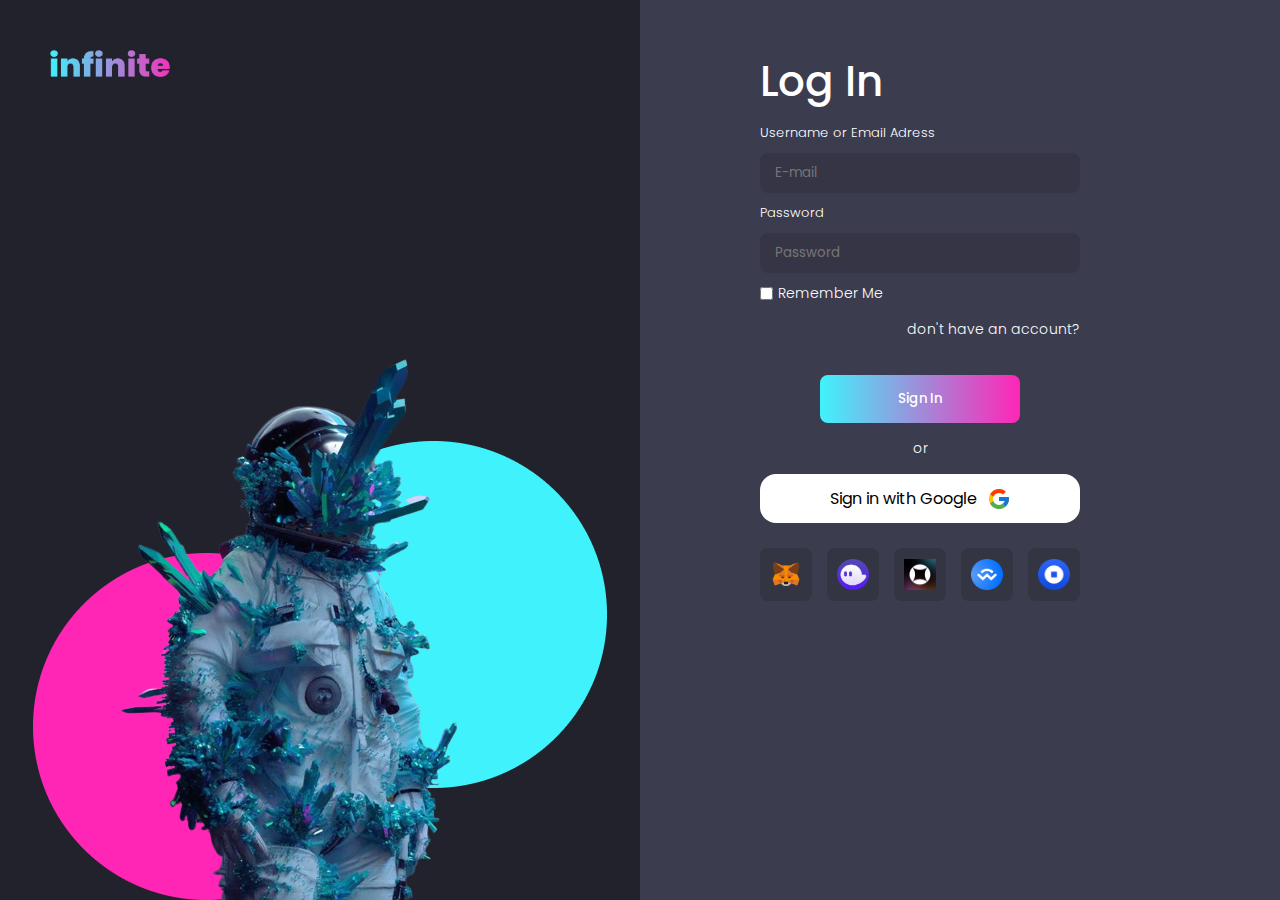
<file: index.html>
<!DOCTYPE html>
<html lang="en">
<head>
    <meta charset="UTF-8">
    <meta http-equiv="X-UA-Compatible" content="IE=edge">
    <meta name="viewport" content="width=device-width, initial-scale=1.0">
    <title>Infinite</title>
    <link rel="preconnect" href="https://fonts.googleapis.com">
    <link rel="preconnect" href="https://fonts.gstatic.com" crossorigin>
    <link href="https://fonts.googleapis.com/css2?family=Poppins:wght@300;500;600;800&display=swap" rel="stylesheet">
    <link rel="stylesheet" href="style.css">
</head>
<body>
    <div class="container">
        <div class="art">
            <img src="img/img-infinite.png" class="infinite-logo" alt="">
        </div>
        <div class="content">
            <form>
                <h3 class="text-sign-in"> 
                    Log In
                </h3>
                <h3 class="name-input">Username or Email Adress</h3>
                <input type="email"  name="email" placeholder="E-mail " class="input"> 
                <h3 class="name-input">Password</h3>
                <input type="password" name="password" placeholder="Password " class="input"> 
                <div class="checkbox">
                    <input type="checkbox" name="Remember" id="Remember">
                    <label for="Remember" class="Remember-text"> Remember Me</label>
                </div>
                <a href="#" class="account"> don't have an account?</a>
                <br>
                <input type="submit" class="btn-login" value="Sign In"> </a>
                 <h3 class="or">or</h3>
                <a href="#" class="btn-google"> Sign in with Google <img src="img/icon-google.png" class="google-icon"alt=""></a>
                <div class="social-media">
                    <div class="icon sl"> <img src="img/metamask.png" class="w-icon" alt=""> </div> 
                    <div class="icon"> <img src="img/phantom-icon.png" class="w-icon" alt=""></div>
                      <div class="icon"><img src="img/glow-icon.png" class="w-icon" alt=""></div>
                      <div class="icon"><img src="img/walletconect-icon.png" class="w-icon" alt=""></div>
                      <div class="icon"><img src="img/coinbase-wallet.png" class="w-icon" alt=""></div>
                  </div>
            </form>
        </div>
    </div>
</body>
</html>
</file>
<file: style.css>
*{
    padding: 0;
    margin: 0;
    box-sizing: border-box;
    outline: none;
    font-family: 'Poppins', sans-serif;
    
}
html,
body{
    background-color: #3B3C4E;
    height: 100%;
}
.infinite-logo{
    max-width: 120px;
    margin-left: 50px;
    margin-top: 50px;
}
.container{
    display: flex;
    width: 100%;
    height: 100%;
}
.art{
    position: relative;
    height: 100%;
    width: 50%;
    background-image: url(img/img-nft-home.png);
    background-repeat: no-repeat;
    background-position: bottom;
    background-color: #21222c;
}
.content{
    width: 50%;
    height: 100%;
    display: flex;
    justify-content: flex-start;
}
form{
  
        text-align: left;
        width: 100%;
        margin-top: 20px;
        margin-left:60px;
        max-width: 380px;
        display: flex;
        flex-direction: column;
        padding: 30px 0 0 60px;
        color:white;
}
.text-sign-in{
    font-weight: 500;
    font-size: 42px;
    margin-bottom: 10px;
}
.input{
    padding: 10px 15px;
    padding-right: 80px;
    margin: 10px 0;
    border: none;
    border-radius: 8px;
    background-color: rgba(0, 0, 0, 0.103);
    transition: .3s;
   
}
.input:hover{
    background-color: white;
    box-shadow: 5px 5px 5px 2px #9c1a7144;
}
.input:focus{
    background-color: white;
    box-shadow: 5px 5px 5px 2px #9c1a7144;
}
.name-input{
    font-size: 13px;
    font-weight: 300;
}
.checkbox{
    display: flex;
    justify-content: left;
    align-items: center;
}
.Remember-text{
    font-size: 14px;
    margin-left: 5px;
    font-weight: 300;
}
.account{
    text-decoration: none;
    font-size: 14px;
    margin-top: 15px;
    font-weight: 300;
    color: white;
    text-align: right;
}
   

.or{
   text-align: center;
    font-weight: 300;
    font-size: 14px;
    margin-top: 15px;
}
.btn-login{
    padding: 14px 32px;
    border-radius:8px;
    background: linear-gradient(to right, #40F2FC, #FF26B6);
    text-align: center;
    color: white;
    text-decoration: none;
    font-weight: 500;
    margin: 0px 60px;
    margin-top: 10px;
    transition: .5s;
    border: none;
    
    
}
.btn-login:hover{
    margin: 10px 25px 0 25px;
    border-radius: 32px;
    
}
.btn-google{
    display: flex;
    align-items: center;
    color: black;
    padding: 12px 10px;
    border-radius: 16px;
    text-decoration: none;
    background-color: white;
   justify-content: center;
   margin-top: 15px;
   transition: .3s;
   z-index: 4;
}
.btn-google:hover{
   
    box-shadow: 1px 8px 1px #21222c;
}
.google-icon{
    margin-left: 10px;
    max-width: 24px;
}
.social-media{
    z-index: 4;
    display: flex;
    justify-content: center;
    margin-top: 25px;
    
}
.icon{
    display: flex;
    justify-content: center;
    align-items: center;
    background-color: #24292e5b;
    border-radius: 8px;
    width:53px;
    height: 53px;
    margin-left: 15px;
    transition: .4s;
}
.icon:hover{
    transform: scale(1.1);
    background-color: #24292e;
}
.icon.sl{
    margin-left: 0;
}
.icon img{
    width: 60%;
}
.mask-icon{
    max-width: 120px;
}
@media (min-width:2000px){
    .art{
        background-size: cover;
    }
}
@media (max-width:1024px){
    form{
        transform: scale(0.7);
    }
    form{
  
        text-align: left;
        width: 100%;
        margin-top: 0px;
        margin-left:0px;
        padding: 0;
}
}
@media(max-width:768px){
    form{
        text-align: center;
    }
}
@media (max-width:425px){
    .content{
        display: flex;
        text-align: center;
        justify-content: center;
    }
    
    .art{
        display: none;
    }
    .content{
        width: 100%;
        
    }
}
</file>
